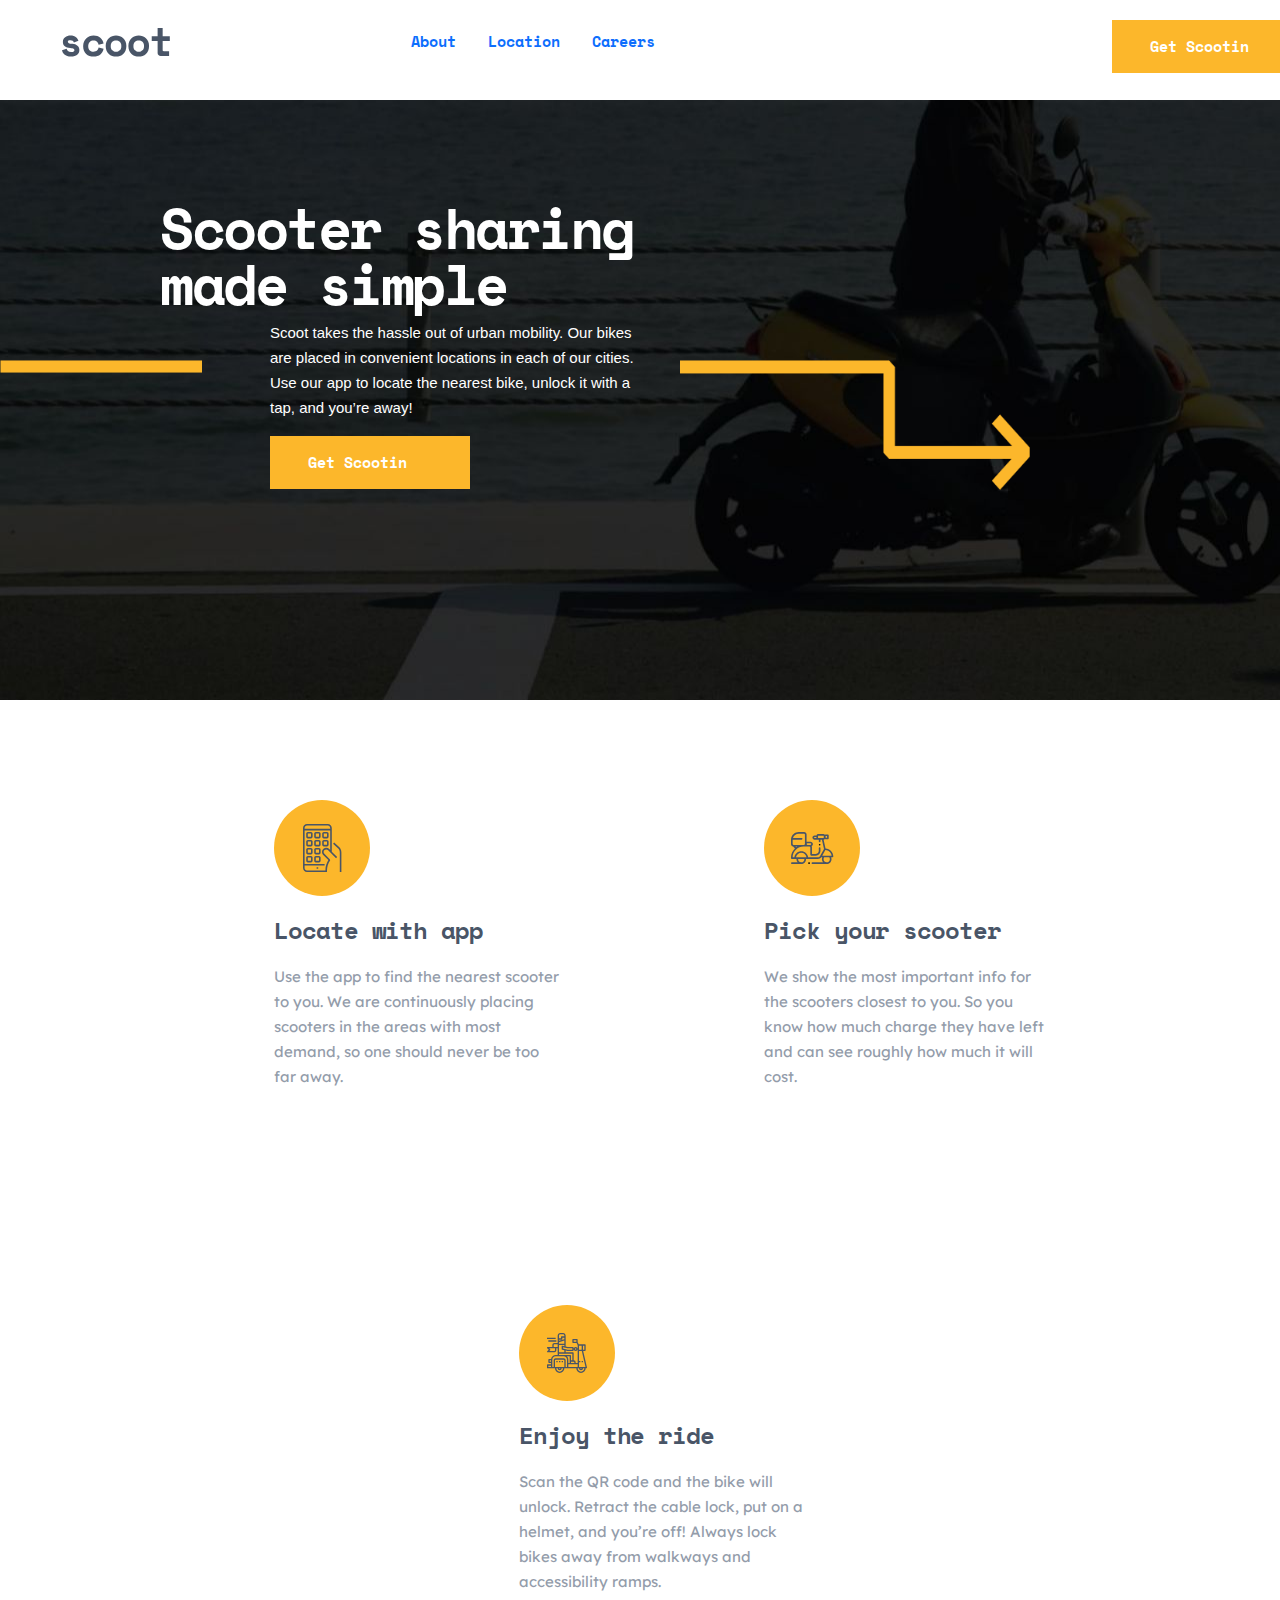
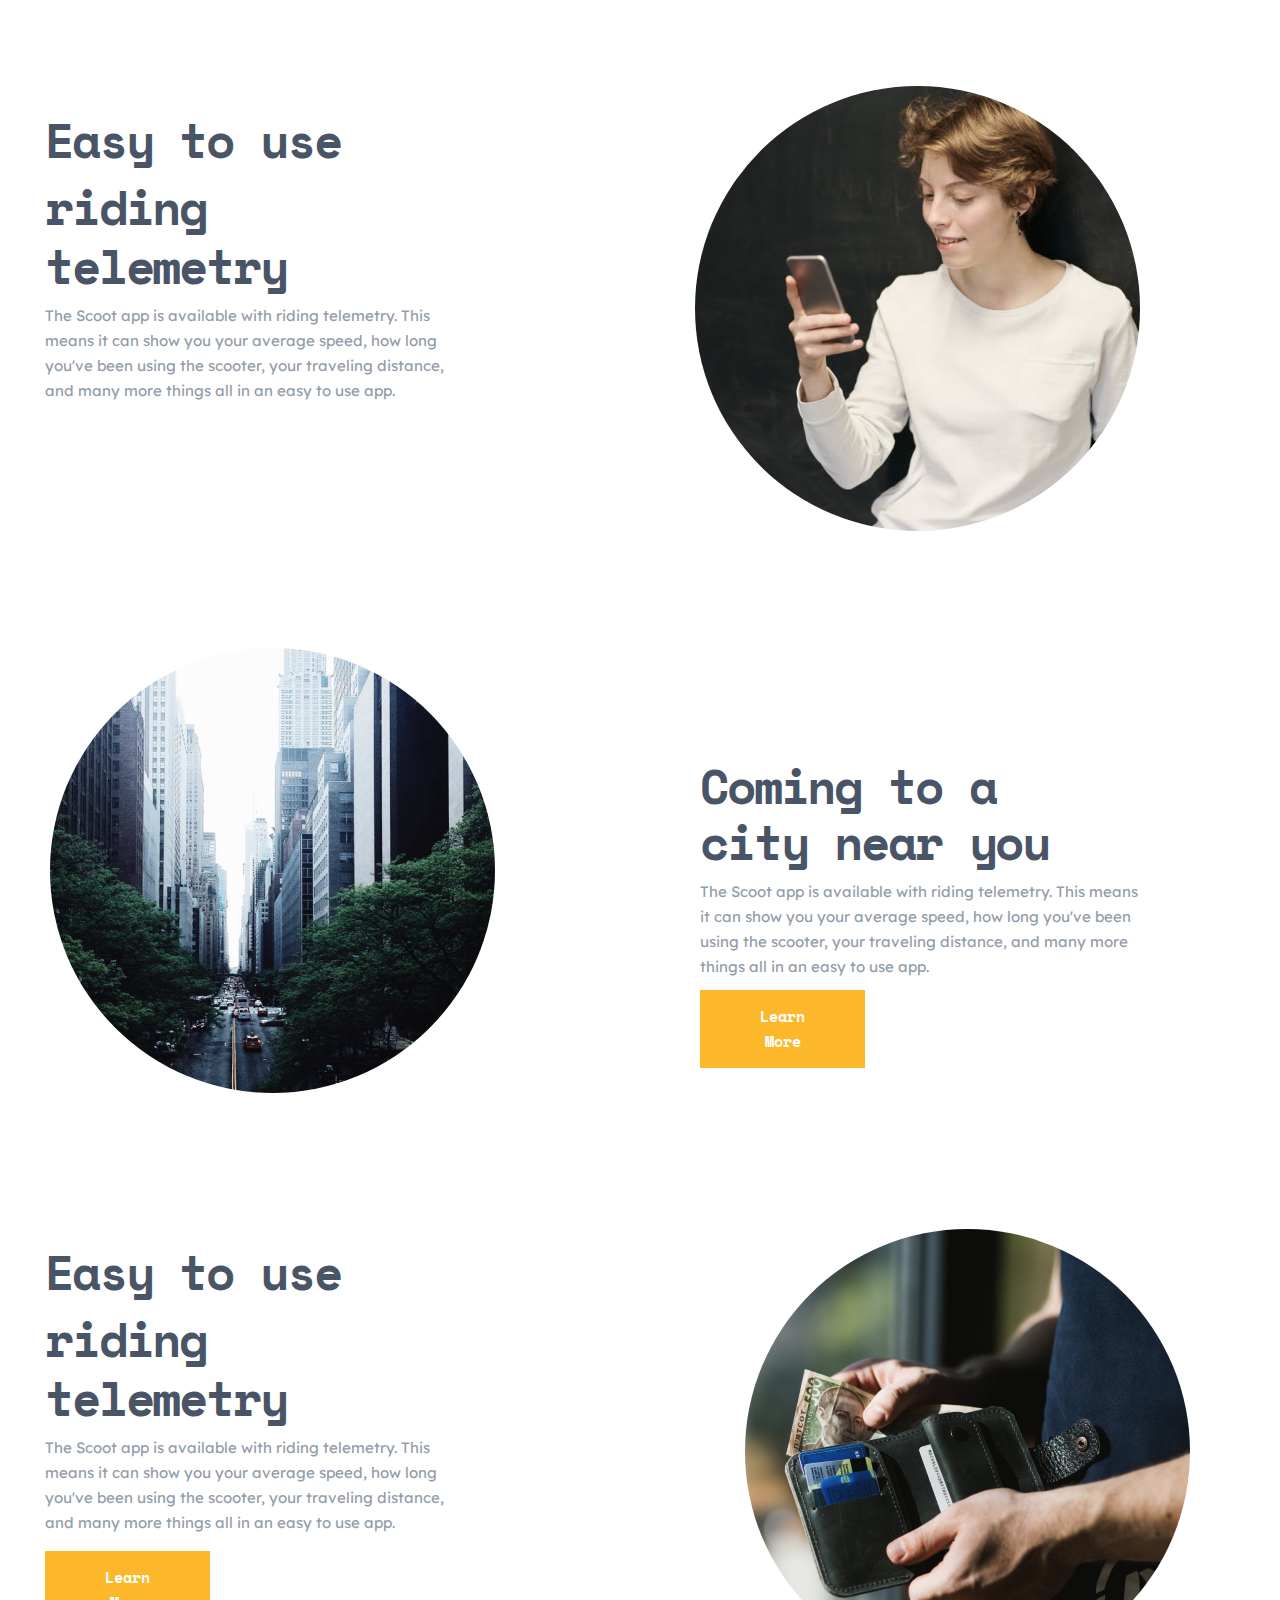
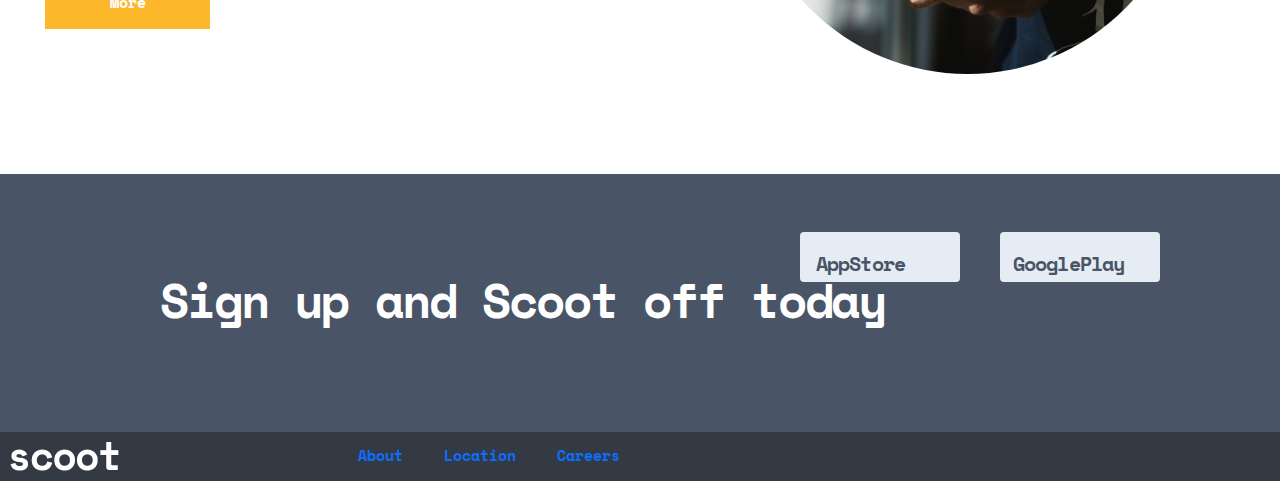
<file: index.html>
<!DOCTYPE html>
<html lang="en">
  <head>
    <meta charset="UTF-8" />
    <meta http-equiv="X-UA-Compatible" content="IE=edge" />
    <meta name="viewport" content="width=device-width, initial-scale=1.0" />
    <link
      href="https://fonts.googleapis.com/css2?family=Lexend+Deca:wght@100&family=Poppins:wght@200&family=Space+Mono:wght@700&display=swap"
      rel="stylesheet"
    />
    <link rel="preconnect" href="https://fonts.googleapis.com" />
    <link rel="preconnect" href="https://fonts.gstatic.com" crossorigin />
    <link
      href="https://fonts.googleapis.com/css2?family=Poppins:wght@200&family=Space+Mono&display=swap"
      rel="stylesheet"
    />
    <link
      rel="stylesheet"
      href="https://cdnjs.cloudflare.com/ajax/libs/font-awesome/6.2.1/css/all.min.css"
      integrity="sha512-MV7K8+y+gLIBoVD59lQIYicR65iaqukzvf/nwasF0nqhPay5w/9lJmVM2hMDcnK1OnMGCdVK+iQrJ7lzPJQd1w=="
      crossorigin="anonymous"
      referrerpolicy="no-referrer"
    />
    <link rel="stylesheet" href="./sass/styles.css" />
    <link
      rel="stylesheet"
      href="./bootstrap-5.3.0-alpha1-dist/css/bootstrap.min.css"
    />
    <title>Egzamen</title>
  </head>
  <body>
    <div class="container-fluid">
      <header>
        <img src="./icons/scoot.svg" alt="scoot-header" />
        <ul>
          <li><a href="./index2.html">About</a></li>
          <li><a href="#">Location</a></li>
          <li><a href="">Careers</a></li>
        </ul>
        <button type="button">Get Scootin</button>
      </header>
      <main>
        <img src="./images/photo_2023-02-04_20-09-57.jpg" alt="Bitmap" />
        <h1 class="scoot">Scooter sharing made simple</h1>
        <p class="take">
          Scoot takes the hassle out of urban mobility. Our bikes are placed in
          convenient locations in each of our cities. Use our app to locate the
          nearest bike, unlock it with a tap, and you’re away!
        </p>
        <button type="button">Get Scootin</button>
        <img src="./images/Path 2.png" class="path2" alt="path" />
        <img src="./images/Group 8 Copy.png" class="path4" alt="path" />
      </main>
      <div class="page-1">
        <div class="card-1">
          <img src="./icons/Group 8.svg" alt="oval" />
          <h1>Locate with app</h1>
          <p>
            Use the app to find the nearest scooter to you. We are continuously
            placing scooters in the areas with most demand, so one should never
            be too far away.
          </p>
        </div>
        <div class="card-1">
          <img src="./icons/Group 9.svg" alt="oval" />
          <h1>Pick your scooter</h1>
          <p>
            We show the most important info for the scooters closest to you. So
            you know how much charge they have left and can see roughly how much
            it will cost.
          </p>
        </div>
        <div class="card-1">
          <img src="./icons/Group 10.svg" alt="oval" />
          <h1>Enjoy the ride</h1>
          <p>
            Scan the QR code and the bike will unlock. Retract the cable lock,
            put on a helmet, and you’re off! Always lock bikes away from
            walkways and accessibility ramps.
          </p>
        </div>
      </div>
    </div>
    <div class="page-2">
      <h1>Easy to use</h1>
      <h1>riding telemetry</h1>
      <p>
        The Scoot app is available with riding telemetry. This means it can show
        you your average speed, how long you've been using the scooter, your
        traveling distance, and many more things all in an easy to use app.
      </p>
      <button type="button">Learn More</button>
      <img src="./images/Bitmap.png" class="degreee" alt="Bitmap" />
      <!-- <img src="./images/Group 32.png" class="group" alt="Group32"> -->
    </div>
    <div class="page-3">
      <h1>Coming to a</h1>
      <h1>city near you</h1>
      <p>
        The Scoot app is available with riding telemetry. This means it can show
        you your average speed, how long you've been using the scooter, your
        traveling distance, and many more things all in an easy to use app.
      </p>
      <button type="button">Learn More</button>
      <img src="./images/Bitmap.jpg" class="map" alt="Bitmap" />
      <!-- <img src="./images/Group 32.png" class="group" alt="Group32"> -->
    </div>
    <div class="page-4">
      <h1>Easy to use</h1>
      <h1>riding telemetry</h1>
      <p>
        The Scoot app is available with riding telemetry. This means it can show
        you your average speed, how long you've been using the scooter, your
        traveling distance, and many more things all in an easy to use app.
      </p>
      <button type="button">Learn More</button>
      <img src="./images/Bitmapmoney.png" class="moto" alt="Bitmap" />
      <!-- <img src="./images/Group 32.png" class="group" alt="Group32"> -->
    </div>

    <footer>
      <h1>Sign up and Scoot off today</h1>

      <div class="apps">
        <div class="box">
          <i class="fa-brands fa-apple"></i>
          <h1>AppStore</h1>
        </div>
        <div class="box-2">
          <i class="fa-brands fa-google-play"></i>
          <h1>GooglePlay</h1>
        </div>
      </div>
    </footer>
    <nav>
      <img src="./images/scoot.png" alt="scoot" />
      <ul>
        <li><a href="/index2.html">About</a></li>
        <li><a href="#">Location</a></li>
        <li><a href="#">Careers</a></li>
      </ul>
      <i class="fa-brands fa-square-facebook m-3"></i>
      <i class="fa-brands fa-twitter m-3"></i>
      <i class="fa-brands fa-instagram m-3"></i>
    </nav>
    <script src="./bootstrap-5.3.0-alpha1-dist/js/bootstrap.bundle.js"></script>
  </body>
</html>
</file>
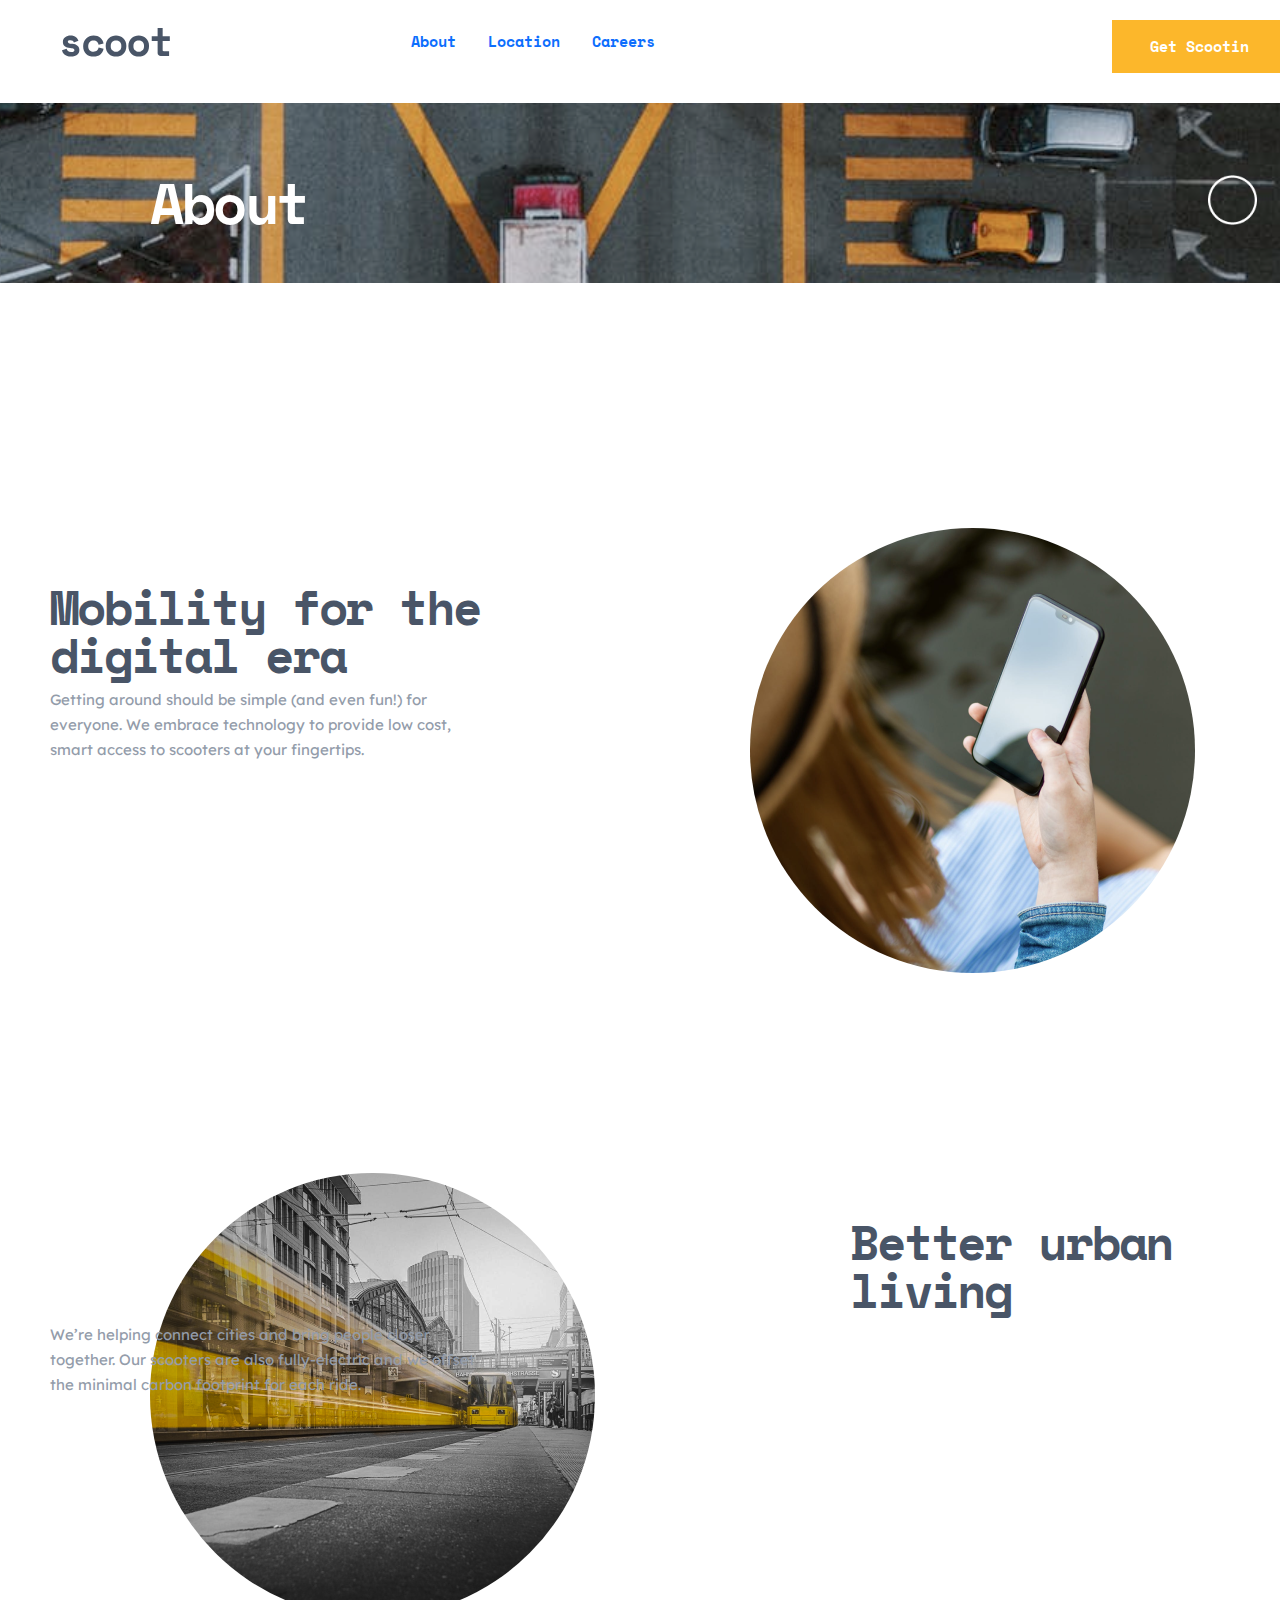
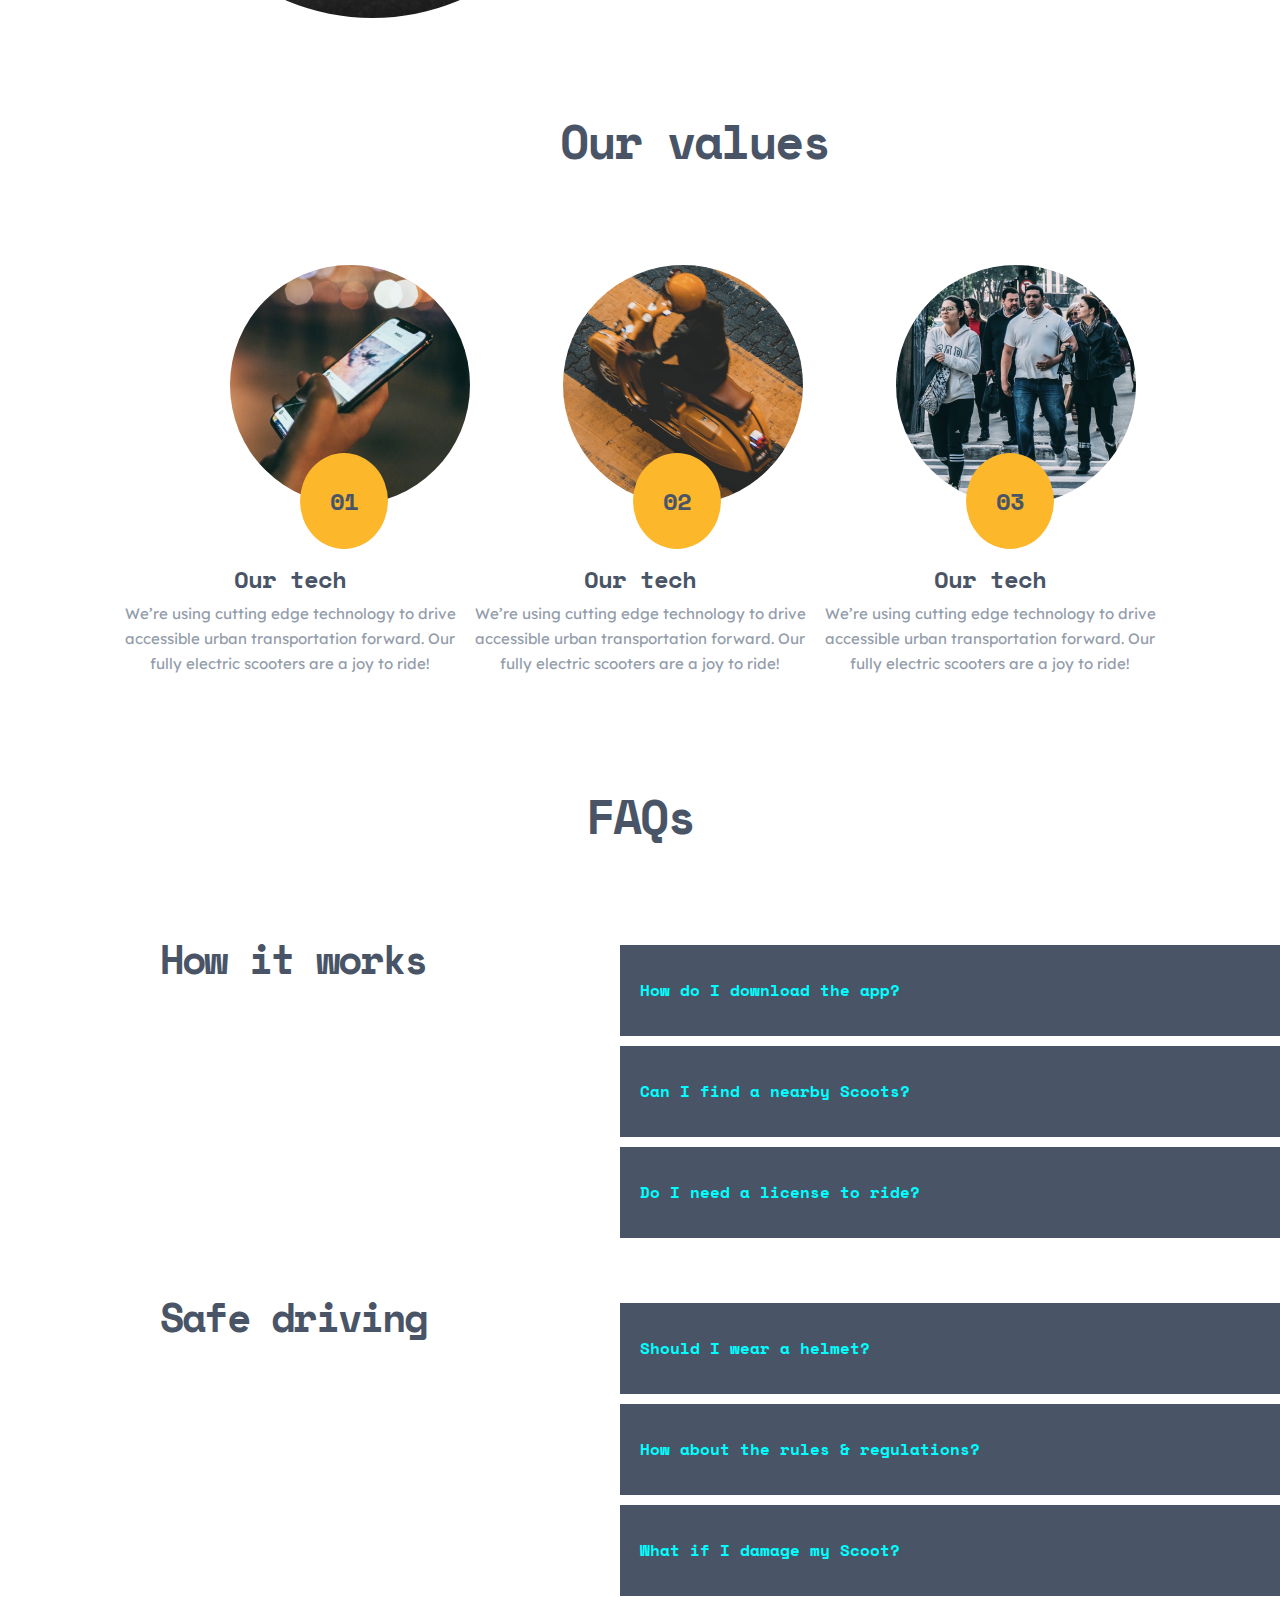
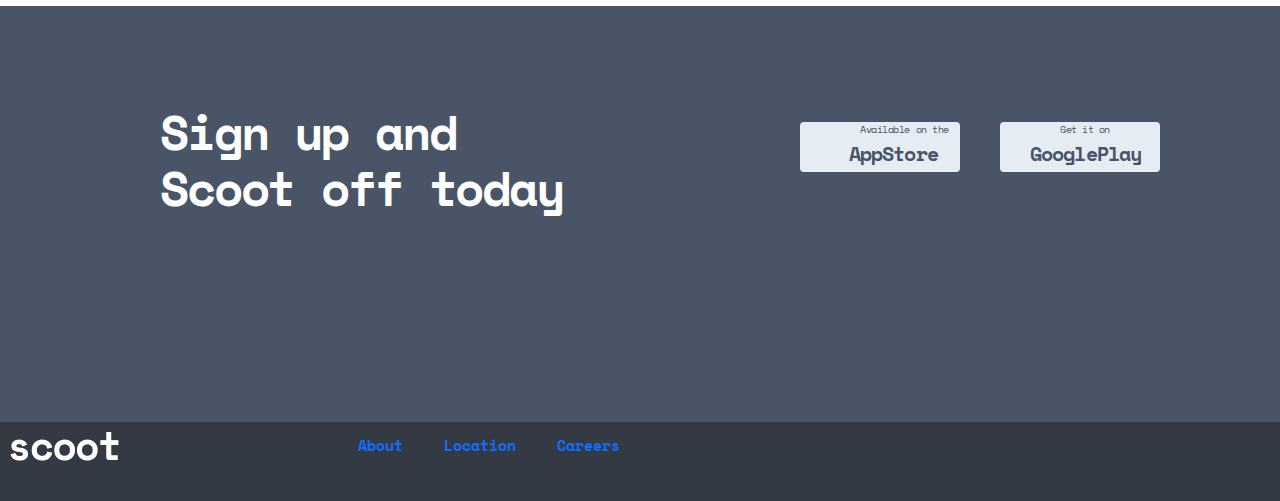
<file: index2.html>
<!DOCTYPE html>
<html lang="en">
  <head>
    <meta charset="UTF-8" />
    <meta http-equiv="X-UA-Compatible" content="IE=edge" />
    <meta name="viewport" content="width=device-width, initial-scale=1.0" />
    <link
      href="https://fonts.googleapis.com/css2?family=Lexend+Deca:wght@100&family=Poppins:wght@200&family=Space+Mono:wght@700&display=swap"
      rel="stylesheet"
    />
    <link rel="preconnect" href="https://fonts.googleapis.com" />
    <link rel="preconnect" href="https://fonts.gstatic.com" crossorigin />
    <link
      href="https://fonts.googleapis.com/css2?family=Poppins:wght@200&family=Space+Mono&display=swap"
      rel="stylesheet"
    />
    <link
      rel="stylesheet"
      href="https://cdnjs.cloudflare.com/ajax/libs/font-awesome/6.2.1/css/all.min.css"
      integrity="sha512-MV7K8+y+gLIBoVD59lQIYicR65iaqukzvf/nwasF0nqhPay5w/9lJmVM2hMDcnK1OnMGCdVK+iQrJ7lzPJQd1w=="
      crossorigin="anonymous"
      referrerpolicy="no-referrer"
    />
    <link
      rel="stylesheet"
      href="./bootstrap-5.3.0-alpha1-dist/css/bootstrap.min.css"
    />
    <link rel="stylesheet" href="./sass/style2.css" />
    <title>Egzamen</title>
  </head>
  <body>
    <div class="container-fluid">
      <header>
        <img src="./icons/scoot.svg"  alt="scoot-header" />
        <ul>
          <li><a href="#">About</a></li>
          <li><a href="#">Location</a></li>
          <li><a href="./index.html">Careers</a></li>
        </ul>
        <button type="button">Get Scootin</button>
      </header>
    </div>
    <main>
      <h1>About</h1>
      <div class="ovals">
        <img src="./images/Oval Copy.png" alt="oval" />
        <img src="./images/Oval Copy.png" alt="oval" />
      </div>
    </main>
    <div class="page-1">
      <h1>Mobility for the digital era</h1>
      <p>
        Getting around should be simple (and even fun!) for everyone. We embrace
        technology to provide low cost, smart access to scooters at your
        fingertips.
      </p>
      <img src="./images/Bitmapphone.png" class="phone-1" alt="phone" />

      <img src="./images/Bitmaptrain.png" class="train" alt="train" />
    
      <h2 class="better">Better urban living</h2>
      <p class="were">We’re helping connect cities and bring people closer together. Our
        scooters are also fully-electric and we offset the minimal carbon
        footprint for each ride.</p>
    
    </div>
    <div class="page-2">
      <a href="#">Our values</a>
      <img src="./images/Bitmaptel1.png" alt="tel1" /><span>01</span>
      <img src="./images/Bitmapscooter.png" alt="tel1" /><span>02</span>
      <img src="./images/Bitmappeople.png" alt="tel1" /><span>03</span>
    </div>
    <div class="page-2__word">
      <div class="words">
        <h1>Our tech</h1>
        <p>
          We’re using cutting edge technology to drive accessible urban
          transportation forward. Our fully electric scooters are a joy to ride!
        </p>
      </div>
      <div class="words">
        <h1>Our tech</h1>
        <p>
          We’re using cutting edge technology to drive accessible urban
          transportation forward. Our fully electric scooters are a joy to ride!
        </p>
      </div>
      <div class="words">
        <h1>Our tech</h1>
        <p>
          We’re using cutting edge technology to drive accessible urban
          transportation forward. Our fully electric scooters are a joy to ride!
        </p>
      </div>
    </div>

    <div class="page-3">
      <a href="#">FAQs</a>
      <h1>How it works</h1>
      <div class="accordion accordion-flush" id="accordionFlushExample">
        <div class="accordion-item">
          <h2 class="accordion-header" id="flush-headingOne">
            <button
              class="accordion-button collapsed"
              type="button"
              data-bs-toggle="collapse"
              data-bs-target="#flush-collapseOne"
              aria-expanded="false"
              aria-controls="flush-collapseOne"
            >
              How do I download the app?
            </button>
          </h2>
          <div
            id="flush-collapseOne"
            class="accordion-collapse collapse"
            aria-labelledby="flush-headingOne"
            data-bs-parent="#accordionFlushExample"
          >
            <div class="accordion-body">
              To download the Scoot app, you can search “Scoot” in both the App
              and Google Play stores. An even simpler way to do it would be to
              click the relevant link at the bottom of this page and you’ll be
              re-directed to the correct page.
            </div>
          </div>
        </div>
        <div class="accordion-item">
          <h2 class="accordion-header" id="flush-headingTwo">
            <button
              class="accordion-button collapsed"
              type="button"
              data-bs-toggle="collapse"
              data-bs-target="#flush-collapseTwo"
              aria-expanded="false"
              aria-controls="flush-collapseTwo"
            >
              Can I find a nearby Scoots?
            </button>
          </h2>
          <div
            id="flush-collapseTwo"
            class="accordion-collapse collapse"
            aria-labelledby="flush-headingTwo"
            data-bs-parent="#accordionFlushExample"
          >
            <div class="accordion-body">
              If you need a scoot you must walk from the central station about
              300 meters and turn left there is a tall man with scooters. They
              aren't expensive and cheap.
            </div>
          </div>
        </div>
        <div class="accordion-item">
          <h2 class="accordion-header" id="flush-headingThree">
            <button
              class="accordion-button collapsed"
              type="button"
              data-bs-toggle="collapse"
              data-bs-target="#flush-collapseThree"
              aria-expanded="false"
              aria-controls="flush-collapseThree"
            >
              Do I need a license to ride?
            </button>
          </h2>
          <div
            id="flush-collapseThree"
            class="accordion-collapse collapse"
            aria-labelledby="flush-headingThree"
            data-bs-parent="#accordionFlushExample"
          >
            <div class="accordion-body">
              No. Only will be need you passport for ride. Otherwise police
              officers will take away you to office.
            </div>
          </div>
        </div>
      </div>
    </div>
    <div class="page-3">
      <h1>Safe driving</h1>
      <div class="accordion accordion-flush" id="accordionFlushExample">
        <div class="accordion-item">
          <h2 class="accordion-header" id="flush-headingOne">
            <button
              class="accordion-button collapsed"
              type="button"
              data-bs-toggle="collapse"
              data-bs-target="#flush-collapseOne"
              aria-expanded="false"
              aria-controls="flush-collapseOne"
            >
              Should I wear a helmet?
            </button>
          </h2>
          <div
            id="flush-collapseOne"
            class="accordion-collapse collapse"
            aria-labelledby="flush-headingOne"
            data-bs-parent="#accordionFlushExample"
          >
            <div class="accordion-body">
              Yes, please do! All cities have different laws. But we strongly
              strongly strongly recommend always wearing a helmet regardless of
              the local laws. We like you and we want you to be as safe as
              possible while Scooting.
            </div>
          </div>
        </div>
        <div class="accordion-item">
          <h2 class="accordion-header" id="flush-headingTwo">
            <button
              class="accordion-button collapsed"
              type="button"
              data-bs-toggle="collapse"
              data-bs-target="#flush-collapseTwo"
              aria-expanded="false"
              aria-controls="flush-collapseTwo"
            >
              How about the rules & regulations?
            </button>
          </h2>
          <div
            id="flush-collapseTwo"
            class="accordion-collapse collapse"
            aria-labelledby="flush-headingTwo"
            data-bs-parent="#accordionFlushExample"
          >
            <div class="accordion-body">
              This is a main rule: you mustn't ride fast.
            </div>
          </div>
        </div>
        <div class="accordion-item">
          <h2 class="accordion-header" id="flush-headingThree">
            <button
              class="accordion-button collapsed"
              type="button"
              data-bs-toggle="collapse"
              data-bs-target="#flush-collapseThree"
              aria-expanded="false"
              aria-controls="flush-collapseThree"
            >
              What if I damage my Scoot?
            </button>
          </h2>
          <div
            id="flush-collapseThree"
            class="accordion-collapse collapse"
            aria-labelledby="flush-headingThree"
            data-bs-parent="#accordionFlushExample"
          >
            <div class="accordion-body">You will pay fix's money.</div>
          </div>
        </div>
      </div>
    </div>
    <footer>
      <h1>Sign up and</h1>
      <h1>Scoot off today</h1>
      <div class="apps">
        <div class="box">
          <p>Available on the</p>
          <i class="fa-brands fa-apple"></i>
          <h1>AppStore</h1>
        </div>
        <div class="box-2">
          <p>Get it on</p>
          <i class="fa-brands fa-google-play"></i>
          <h1>GooglePlay</h1>
        </div>
      </div>
    </footer>
    <nav>
      <img src="./images/scoot.png" alt="scoot" />
      <ul>
        <li><a href="#">About</a></li>
        <li><a href="#">Location</a></li>
        <li><a href="#">Careers</a></li>
      </ul>
      <div class="icons">
        <i class="fa-brands fa-square-facebook m-3"></i>
      <i class="fa-brands fa-twitter m-3"></i>
      <i class="fa-brands fa-instagram m-3"></i>
      </div>
    </nav>
    <script src="./bootstrap-5.3.0-alpha1-dist/js/bootstrap.bundle.js"></script>
  </body>
</html>
</file>
<file: sass/styles.css>
* {
  margin: 0;
  padding: 0;
  box-sizing: border-box;
}

@font-face {
  font-family: "Space Mono";
  src: url(../Poppins/Poppins-Regular.ttf);
}
.container-fluid {
  display: flex;
  margin: 0 auto;
  padding: 0;
}
.container-fluid header {
  height: auto;
}
.container-fluid header img {
  transform: translateY(28px);
  display: inline;
  margin-left: 50px;
  cursor: pointer;
}
.container-fluid header ul {
  display: flex;
  transition: all 1s linear;
  transform: translateX(335px);
  font-family: "Space Mono";
  font-style: normal;
  font-weight: 700;
  font-size: 15px;
  line-height: 25px;
  color: #939caa;
}
.container-fluid header ul li {
  list-style: none;
  display: inline;
  padding-left: 32px;
}
.container-fluid header ul a {
  text-decoration: none;
  display: inline;
}
.container-fluid button {
  background: #fcb72b;
  padding: 14px 38px;
  border: none;
  width: 165px;
  font-family: "Space Mono";
  font-style: normal;
  font-weight: 700;
  font-size: 15px;
  line-height: 25px;
  text-align: center;
  color: #ffffff;
  display: flex;
  margin-top: -50px;
  transform: translateX(1100px);
  transition: all 0.5s linear;
  width: 200px;
}
.container-fluid button:hover {
  background-color: #939caa;
}
.container-fluid button:active {
  background-color: #ffffff;
  color: #fcb72b;
  border: 1px solid #fcb72b;
}
.container-fluid main img {
  position: absolute;
  z-index: -1;
  left: 0%;
  width: 100%;
  top: 100px;
  height: 600px;
}
.container-fluid main h1 {
  font-family: "Space Mono";
  font-style: normal;
  font-weight: 700;
  font-size: 56px;
  line-height: 56px;
  letter-spacing: -2.5px;
  color: #ffffff;
  transform: translateY(200px);
  width: 500px;
  margin-left: -160px;
}
.container-fluid main p {
  font-family: sans-serif;
  font-style: normal;
  font-weight: 400;
  font-size: 15px;
  line-height: 25px;
  color: #ffffff;
  width: 380px;
  transform: translateY(200px);
  margin-left: -50px;
}
.container-fluid main button {
  margin-left: -50px;
  transform: translateY(250px);
}
.container-fluid main .path2 {
  width: 202px;
  height: 13px;
  margin-top: 260px;
}
.container-fluid main .path4 {
  width: 350px;
  height: 130px;
  margin-top: 260px;
  margin-left: 680px;
}
.container-fluid .page-1 {
  display: flex;
  flex-direction: row;
  flex-wrap: wrap;
  justify-content: center;
  margin-top: 800px;
  margin-left: -600px;
  gap: 200px;
}
.container-fluid .page-1 h1 {
  display: block;
  font-family: "Space Mono";
  font-style: normal;
  font-weight: 700;
  font-size: 24px;
  line-height: 28px;
  letter-spacing: -1.07143px;
  color: #495567;
}
.container-fluid .page-1 p {
  font-family: "Lexend Deca";
  font-style: normal;
  font-weight: 400;
  font-size: 15px;
  line-height: 25px;
  color: #939caa;
}
.container-fluid .page-1 .card-1 img {
  margin-bottom: 20px;
}
.container-fluid .page-1 .card-1 p {
  width: 290px;
  margin-top: 20px;
  font-family: "Lexend Deca";
  font-style: normal;
  font-weight: 400;
  font-size: 15px;
  line-height: 25px;
  color: #939caa;
}

.page-2 {
  margin-left: 45px;
  transform: translateY(100px);
  margin-bottom: 400px;
}
.page-2 img {
  transform: translateY(-111px);
}
.page-2 h1 {
  width: 400px;
  font-family: "Space Mono";
  font-style: normal;
  font-weight: 700;
  font-size: 48px;
  line-height: 59px;
  letter-spacing: -2.14286px;
  color: #495567;
}
.page-2 p {
  width: 400px;
  font-family: "Lexend Deca";
  font-style: normal;
  font-weight: 400;
  font-size: 15px;
  line-height: 25px;
  color: #939caa;
}
.page-2 button {
  background: #fcb72b;
  padding: 14px 38px;
  border: none;
  width: 165px;
  font-family: "Space Mono";
  font-style: normal;
  font-weight: 700;
  font-size: 15px;
  line-height: 25px;
  text-align: center;
  color: #ffffff;
  display: flex;
  transform: translateX(-500px);
  transition: all 0.5s linear;
}
.page-2 button:hover {
  background-color: #939caa;
}
.page-2 button:active {
  background-color: #ffffff;
  color: #fcb72b;
  border: 1px solid #fcb72b;
}
.page-2 .degreee {
  border-radius: 50%;
  margin-left: 650px;
  margin-top: -300px;
}
.page-2 .group {
  transform: translateX(563px);
  margin-top: -180px;
}

.page-3 {
  transform: translateY(300px);
}
.page-3 img {
  display: flex;
  margin-top: -900px;
  border-radius: 50%;
  margin-left: 50px;
}
.page-3 h1 {
  font-family: "Space Mono";
  font-style: normal;
  font-weight: 700;
  font-size: 48px;
  line-height: 48px;
  letter-spacing: -2.14286px;
  color: #495567;
  margin-left: 700px;
  transform: translateY(-480px);
}
.page-3 p {
  font-family: "Lexend Deca";
  font-style: normal;
  font-weight: 400;
  font-size: 15px;
  line-height: 25px;
  color: #939caa;
  width: 440px;
  margin-left: 700px;
  transform: translateY(-475px);
}
.page-3 button {
  background: #fcb72b;
  padding: 14px 38px;
  border: none;
  width: 165px;
  font-family: "Space Mono";
  font-style: normal;
  font-weight: 700;
  font-size: 15px;
  line-height: 25px;
  text-align: center;
  color: #ffffff;
  transition: all 0.5s linear;
  margin-left: 700px;
  transform: translateY(-480px);
}
.page-3 button:hover {
  background-color: #939caa;
}
.page-3 button:active {
  background-color: #ffffff;
  color: #fcb72b;
  border: 1px solid #fcb72b;
}

.page-4 {
  margin-left: 45px;
  transform: translateY(-100px);
}
.page-4 img {
  margin-left: 700px;
  border-radius: 50%;
}
.page-4 h1 {
  width: 400px;
  font-family: "Space Mono";
  font-style: normal;
  font-weight: 700;
  font-size: 48px;
  line-height: 59px;
  letter-spacing: -2.14286px;
  color: #495567;
  transform: translateY(400px);
}
.page-4 p {
  width: 400px;
  font-family: "Lexend Deca";
  font-style: normal;
  font-weight: 400;
  font-size: 15px;
  line-height: 25px;
  color: #939caa;
  transform: translateY(400px);
}
.page-4 button {
  background: #fcb72b;
  padding: 14px 38px;
  border: none;
  width: 165px;
  font-family: "Space Mono";
  font-style: normal;
  font-weight: 700;
  font-size: 15px;
  line-height: 25px;
  text-align: center;
  color: #ffffff;
  display: flex;
  transform: translateY(400px);
  transition: all 0.5s linear;
}
.page-4 button:hover {
  background-color: #939caa;
}
.page-4 button:active {
  background-color: #ffffff;
  color: #fcb72b;
  border: 1px solid #fcb72b;
}

footer {
  width: 100%;
  height: auto;
  background-color: #495567;
}
footer h1 {
  font-family: "Space Mono";
  font-style: normal;
  font-weight: 700;
  font-size: 48px;
  line-height: 48px;
  letter-spacing: -2.14286px;
  color: #ffffff;
  margin-left: 160px;
}
footer h1:nth-child(1) {
  padding-top: 102px;
}
footer h1:nth-child(2) {
  padding-bottom: 102px;
}
footer .apps {
  cursor: pointer;
}
footer .apps .box {
  display: flex;
  width: 160px;
  height: 50px;
  background-color: #e5ecf4;
  border-radius: 4px;
  margin-left: 800px;
  transform: translateY(-100px);
  padding-left: 76px;
}
footer .apps .box h1 {
  font-family: "Space Mono";
  font-style: normal;
  font-weight: 700;
  font-size: 20px;
  line-height: 24px;
  letter-spacing: -0.892857px;
  color: #495567;
  display: flex;
  margin-left: -60px;
  margin-top: 20px;
}
footer .apps .box p {
  display: flex;
  font-family: "Space Mono";
  font-style: normal;
  font-weight: 500;
  font-size: 10px;
  line-height: 15px;
  letter-spacing: -0.446429px;
  color: #495567;
  margin-left: 20px;
  transform: translateX(40px);
}
footer .apps .box i {
  transform: translateX(-75px);
  font-size: 33px;
  margin-top: 8px;
}
footer .apps .box-2 {
  display: flex;
  width: 160px;
  height: 50px;
  background-color: #e5ecf4;
  border-radius: 4px;
  margin-left: 1000px;
  transform: translateY(-150px);
  padding-left: 53px;
}
footer .apps .box-2 h1 {
  font-family: "Space Mono";
  font-style: normal;
  font-weight: 700;
  font-size: 20px;
  line-height: 24px;
  letter-spacing: -0.892857px;
  color: #495567;
  display: flex;
  margin-left: -40px;
  margin-top: 20px;
}
footer .apps .box-2 p {
  display: flex;
  font-family: "Space Mono";
  font-style: normal;
  font-weight: 500;
  font-size: 10px;
  line-height: 15px;
  letter-spacing: -0.446429px;
  color: #495567;
  margin-left: 20px;
  transform: translateX(40px);
}
footer .apps .box-2 i {
  transform: translateX(-55px);
  font-size: 33px;
  margin-top: 8px;
}

nav {
  background: #333a44;
}
nav img {
  margin: 10px;
}
nav ul {
  display: inline-block;
  transition: all 1s linear;
  transform: translateX(160px);
  font-family: "Space Mono";
  font-style: normal;
  font-weight: 700;
  font-size: 15px;
  line-height: 25px;
  color: #939caa;
  margin: 0;
}
nav ul li {
  list-style: none;
  display: inline;
  padding-left: 32px;
  margin-top: -37px;
}
nav ul a {
  text-decoration: none;
  margin: 0;
  display: inline;
}
nav i {
  color: #fcb72b;
  gap: 30px;
  transform: translateX(550px);
  font-size: 20px;
}

@media (max-width: 447px) {
  .container-fluid ul {
    display: none;
  }
  .container-fluid ul li {
    display: none;
  }
  .container-fluid ul li a {
    display: none;
  }
  .container-fluid button {
    display: none;
  }
  .container-fluid .path2 {
    display: none;
  }
  .container-fluid .path4 {
    display: none;
  }
  .container-fluid .scoot {
    width: 311px;
    display: flex;
    justify-content: center;
    text-align: center;
    font-size: 35px;
    margin-left: -120px;
  }
  .container-fluid .take {
    margin-left: -120px;
    width: 311px;
    text-align: center;
  }
  .container-fluid header img {
    transform: translateX(80px);
  }
  .container-fluid main button {
    display: flex;
    justify-content: center;
    margin-left: -70px;
  }
  .page-1 {
    display: flex;
    justify-content: center;
    text-align: center;
    margin-left: 180px;
    margin-bottom: 100px;
  }
  .page-1 .card-1 {
    margin-left: 300px;
    margin-top: -50px;
    margin-bottom: -150px;
  }
  .page-2 {
    margin-top: 600px;
  }
  .page-2 .degreee {
    margin-left: 50px;
    width: 250px;
    border-radius: 50%;
    transform: translateY(-250px);
  }
  .page-2 h1 {
    width: 360px;
    text-align: center;
    transform: translateY(50px);
  }
  .page-2 p {
    width: 311px;
    text-align: center;
    margin-left: 30px;
    margin-top: -130px;
    transform: translateY(200px);
  }
  .page-2 button {
    margin: 0 auto;
    margin-top: 20px;
    display: flex;
  }
  .page-3 .map {
    width: 250px;
    margin-left: 100px;
    transform: translateY(100px);
  }
  .page-3 h1 {
    transform: translateY(-160px);
    margin-left: 60px;
    width: 300px;
    text-align: center;
  }
  .page-3 p {
    transform: translateY(-120px);
    margin-left: 60px;
    text-align: center;
    width: 311px;
  }
  .page-3 button {
    display: none;
  }
  .page-4 {
    margin-top: 400px;
  }
  .page-4 h1 {
    width: 340px;
  }
  .page-4 p {
    width: 311px;
  }
  .page-4 button {
    display: none;
  }
  .page-4 .moto {
    width: 250px;
    transform: translateY(-222px);
    margin-left: 0px;
  }
  footer h1 {
    display: flex;
    justify-content: center;
    width: 311px;
    margin: 0 auto;
    text-align: center;
    margin-bottom: 30px;
  }
  footer .apps .box {
    transform: translateY(0px);
    margin: 0 auto;
    padding-left: 80px;
  }
  footer .apps .box h1 {
    font-size: 16px;
  }
  footer .apps .box-2 {
    transform: translateY(0px);
    padding-left: 60px;
    margin: 0 auto;
  }
  footer .apps .box-2 h1 {
    font-size: 16px;
    padding-top: -20px;
  }
  nav {
    width: 100%;
  }
  nav img {
    margin-top: -390px;
    transform: translateX(150px);
  }
  nav ul {
    margin-top: 100px;
    margin-bottom: 150px;
  }
  nav ul li {
    display: block;
    margin-left: -290px;
    margin-top: 30px;
    text-align: center;
  }
  nav i {
    transform: translateX(-55px);
  }
  body {
    overflow-x: none;
  }
}/*# sourceMappingURL=styles.css.map */
</file>
<file: sass/style2.css>
* {
  padding: 0;
  margin: 0;
  box-sizing: border-box;
}

body {
  scroll-behavior: smooth;
  overflow-x: hidden;
}

.container {
  padding: 0;
  margin: 0;
  display: flex;
}

header {
  height: auto;
}
header img {
  transform: translateY(28px);
  display: inline;
  margin-left: 50px;
  cursor: pointer;
}
header ul {
  display: flex;
  transition: all 1s linear;
  transform: translateX(335px);
  font-family: "Space Mono";
  font-style: normal;
  font-weight: 700;
  font-size: 15px;
  line-height: 25px;
  color: #939caa;
}
header ul li {
  list-style: none;
  display: inline;
  padding-left: 32px;
}
header ul a {
  text-decoration: none;
  display: inline;
}

button {
  background: #fcb72b;
  padding: 14px 38px;
  border: none;
  width: 165px;
  font-family: "Space Mono";
  font-style: normal;
  font-weight: 700;
  font-size: 15px;
  line-height: 25px;
  text-align: center;
  color: #ffffff;
  display: flex;
  margin-top: -50px;
  transform: translateX(1100px);
  transition: all 0.5s linear;
  width: 200px;
}
button:hover {
  background-color: #939caa;
}
button:active {
  background-color: #ffffff;
  color: #fcb72b;
  border: 1px solid #fcb72b;
}

main {
  display: flex;
  background-image: url(../images/Bitmap.svg);
  width: 100%;
  height: 180px;
  margin-top: 30px;
}
main h1 {
  font-family: "Space Mono";
  font-style: normal;
  font-weight: 700;
  font-size: 56px;
  line-height: 56px;
  letter-spacing: -2.5px;
  color: #ffffff;
  padding-left: 150px;
  margin-top: 72px;
}
main .ovals {
  display: flex;
  width: 50px;
  height: 50px;
  gap: 24px;
  margin-left: 900px;
  margin-top: 72px;
}

.page-1 {
  margin-left: 50px;
  margin-top: 111px;
}
.page-1 h1 {
  font-family: "Space Mono";
  font-style: normal;
  font-weight: 700;
  font-size: 48px;
  line-height: 48px;
  letter-spacing: -2.14286px;
  color: #495567;
  width: 440px;
  margin-top: 300px;
}
.page-1 p {
  font-family: "Lexend Deca";
  font-style: normal;
  font-weight: 400;
  font-size: 15px;
  line-height: 25px;
  color: #939caa;
  width: 440px;
}
.page-1 p:hover {
  color: #414448;
  font-weight: 900;
}
.page-1 img {
  border-radius: 50%;
  margin-left: 700px;
  margin-top: -250px;
}
.page-1 h2 {
  font-family: "Space Mono";
  font-style: normal;
  font-weight: 700;
  font-size: 48px;
  line-height: 48px;
  letter-spacing: -2.14286px;
  color: #495567;
  width: 440px;
  margin-left: 800px;
  margin-top: -400px;
}
.page-1 p1 {
  font-family: "Lexend Deca";
  font-style: normal;
  font-weight: 400;
  font-size: 15px;
  line-height: 25px;
  color: #939caa;
  width: 440px;
  display: flex;
  margin-left: 800px;
  margin-top: 10px;
  transition: 0.3s;
}
.page-1 p1:hover {
  color: #414448;
  font-weight: 900;
}
.page-1 .train {
  margin-left: 100px;
  margin-top: 200px;
  display: inline;
}

.page-2 {
  margin-left: 230px;
}
.page-2 a {
  display: flex;
  margin-left: 330px;
  text-decoration: none;
  font-family: "Space Mono";
  font-style: normal;
  font-weight: 700;
  font-size: 48px;
  line-height: 48px;
  text-align: center;
  letter-spacing: -2.14286px;
  color: #495567;
  margin-top: 320px;
}
.page-2 img {
  border-radius: 50%;
  margin-top: 100px;
}
.page-2 span {
  background-color: #fcb72b;
  border-radius: 50%;
  padding: 30px;
  color: #414448;
  font-family: "Space Mono";
  font-style: normal;
  font-weight: 700;
  font-size: 24px;
  line-height: 28px;
  text-align: center;
  letter-spacing: -1.07143px;
  color: #495567;
  width: 100px;
  height: 80px;
  position: relative;
  left: -170px;
  top: 170px;
}

.page-2__word {
  display: flex;
  justify-content: center;
  margin-top: 60px;
}
.page-2__word .words h1 {
  font-family: "Space Mono";
  font-style: normal;
  font-weight: 700;
  font-size: 24px;
  line-height: 28px;
  text-align: center;
  letter-spacing: -1.07143px;
  color: #495567;
}
.page-2__word .words p {
  font-family: "Lexend Deca";
  font-style: normal;
  font-weight: 400;
  font-size: 15px;
  line-height: 25px;
  text-align: center;
  color: #939caa;
  width: 350px;
  transition: all 0.3s;
}
.page-2__word .words p:hover {
  color: #414448;
  font-weight: 900;
}

.page-3 a {
  display: flex;
  justify-content: center;
  font-family: "Space Mono";
  font-style: normal;
  font-weight: 700;
  font-size: 48px;
  line-height: 48px;
  text-align: center;
  letter-spacing: -2.14286px;
  color: #495567;
  text-decoration: none;
  margin-top: 100px;
  margin-bottom: 50px;
}
.page-3 h1 {
  margin-left: 160px;
  font-family: "Space Mono";
  font-style: normal;
  font-weight: 700;
  font-size: 40px;
  line-height: 48px;
  letter-spacing: -1.78571px;
  color: #495567;
  transform: translateY(45px);
}

.accordion {
  margin: 0;
}
.accordion .accordion-body {
  width: 600px;
  margin-left: 600px;
}
.accordion button {
  background-color: #495567;
  color: aqua;
  margin: 10px;
  margin-left: -480px;
  width: 730px;
  height: 91px;
  margin-top: -1px;
}

.accordion {
  margin: 0;
}
.accordion .accordion-body {
  width: 600px;
  margin-left: 600px;
}
.accordion button {
  background-color: #495567;
  color: aqua;
  margin: 10px;
  margin-left: -480px;
  width: 730px;
  height: 91px;
  margin-top: -1px;
}

footer {
  width: 100%;
  height: auto;
  background-color: #495567;
}
footer h1 {
  font-family: "Space Mono";
  font-style: normal;
  font-weight: 700;
  font-size: 48px;
  line-height: 48px;
  letter-spacing: -2.14286px;
  color: #ffffff;
  margin-left: 160px;
}
footer h1:nth-child(1) {
  padding-top: 102px;
}
footer h1:nth-child(2) {
  padding-bottom: 102px;
}
footer .apps {
  cursor: pointer;
}
footer .apps .box {
  display: flex;
  width: 160px;
  height: 50px;
  background-color: #e5ecf4;
  border-radius: 4px;
  margin-left: 800px;
  transform: translateY(-200px);
}
footer .apps .box h1 {
  font-family: "Space Mono";
  font-style: normal;
  font-weight: 700;
  font-size: 20px;
  line-height: 24px;
  letter-spacing: -0.892857px;
  color: #495567;
  display: flex;
  margin-left: -60px;
  margin-top: 20px;
}
footer .apps .box p {
  display: flex;
  font-family: "Space Mono";
  font-style: normal;
  font-weight: 500;
  font-size: 10px;
  line-height: 15px;
  letter-spacing: -0.446429px;
  color: #495567;
  margin-left: 20px;
  transform: translateX(40px);
}
footer .apps .box i {
  transform: translateX(-75px);
  font-size: 33px;
  margin-top: 8px;
}
footer .apps .box-2 {
  display: flex;
  width: 160px;
  height: 50px;
  background-color: #e5ecf4;
  border-radius: 4px;
  margin-left: 1000px;
  transform: translateY(-250px);
}
footer .apps .box-2 h1 {
  font-family: "Space Mono";
  font-style: normal;
  font-weight: 700;
  font-size: 20px;
  line-height: 24px;
  letter-spacing: -0.892857px;
  color: #495567;
  display: flex;
  margin-left: -40px;
  margin-top: 20px;
}
footer .apps .box-2 p {
  display: flex;
  font-family: "Space Mono";
  font-style: normal;
  font-weight: 500;
  font-size: 10px;
  line-height: 15px;
  letter-spacing: -0.446429px;
  color: #495567;
  margin-left: 20px;
  transform: translateX(40px);
}
footer .apps .box-2 i {
  transform: translateX(-55px);
  font-size: 33px;
  margin-top: 8px;
}

nav {
  background: #333a44;
}
nav img {
  margin: 10px;
}
nav ul {
  display: inline-block;
  transition: all 1s linear;
  transform: translateX(160px);
  font-family: "Space Mono";
  font-style: normal;
  font-weight: 700;
  font-size: 15px;
  line-height: 25px;
  color: #939caa;
  margin: 0;
}
nav ul li {
  list-style: none;
  display: inline;
  padding-left: 32px;
  margin-top: -37px;
}
nav ul a {
  text-decoration: none;
  margin: 0;
  display: inline;
}
nav i {
  color: #fcb72b;
  gap: 30px;
  transform: translateX(550px);
  font-size: 20px;
}

@media (max-width: 447px) {
  body {
    max-width: 447px;
  }
  header {
    display: flex;
    justify-content: center;
    align-items: center;
  }
  header ul li {
    display: none;
  }
  header button {
    display: none;
  }
  .page-1 .phone-1 {
    width: 250px;
    margin-left: 45px;
    transform: translateY(-280px);
  }
  .page-1 h1 {
    font-family: "Space Mono";
    font-style: normal;
    font-weight: 700;
    font-size: 32px;
    line-height: 32px;
    text-align: center;
    letter-spacing: -1.42857px;
    color: #495567;
    width: 311px;
    margin: 0 auto;
    margin-top: 400px;
  }
  .page-1 p {
    width: 311px;
    margin: 0 auto;
    margin-top: 10px;
  }
  .page-1 h2 {
    width: 311px;
  }
  .train {
    width: 250px;
    transform: translateY(-150px);
    display: inline;
    margin-left: -20px;
    position: relative;
    left: -50px;
  }
  .better {
    position: relative;
    top: 272px;
    left: -760px;
    width: 311px;
    height: 100px;
  }
  .were {
    display: flex;
    position: relative;
    top: 309px;
    width: 311px;
  }
  .page-2 a {
    margin-left: -140px;
    margin-top: 400px;
  }
  .page-2 img {
    display: flex;
    flex-direction: column;
    margin-left: -130px;
  }
  .page-2 span {
    position: relative;
    margin-left: 121px;
    top: -11px;
  }
  .page-2__word {
    display: none;
  }
  .page-3 h1 {
    margin-left: 100px;
  }
  .page-3 button {
    width: 311px;
    margin-top: 20px;
    position: relative;
    left: -550px;
    top: 40px;
  }
  .page-3 button .accordion {
    width: 311px;
  }
  footer {
    margin-top: 100px;
    width: 100%;
    height: 600px;
  }
  footer h1 {
    width: 311px;
    display: flex;
    margin-left: 90px;
  }
  footer .box {
    position: relative;
    left: -700px;
    top: 190px;
    padding-left: 10px;
  }
  footer .box p {
    opacity: 0%;
  }
  footer .box-2 {
    position: relative;
    left: -900px;
    top: 110px;
    padding-left: 20px;
  }
  footer .box-2 p {
    opacity: 0%;
  }
  nav img {
    display: flex;
    margin-top: -100px;
    margin-left: 150px;
  }
  nav ul {
    margin-bottom: 100px;
  }
  nav ul li {
    display: block;
    margin-top: 20px;
    text-align: center;
    margin-left: -52px;
  }
  nav .icons {
    margin-left: -420px;
  }
}/*# sourceMappingURL=style2.css.map */
</file>
